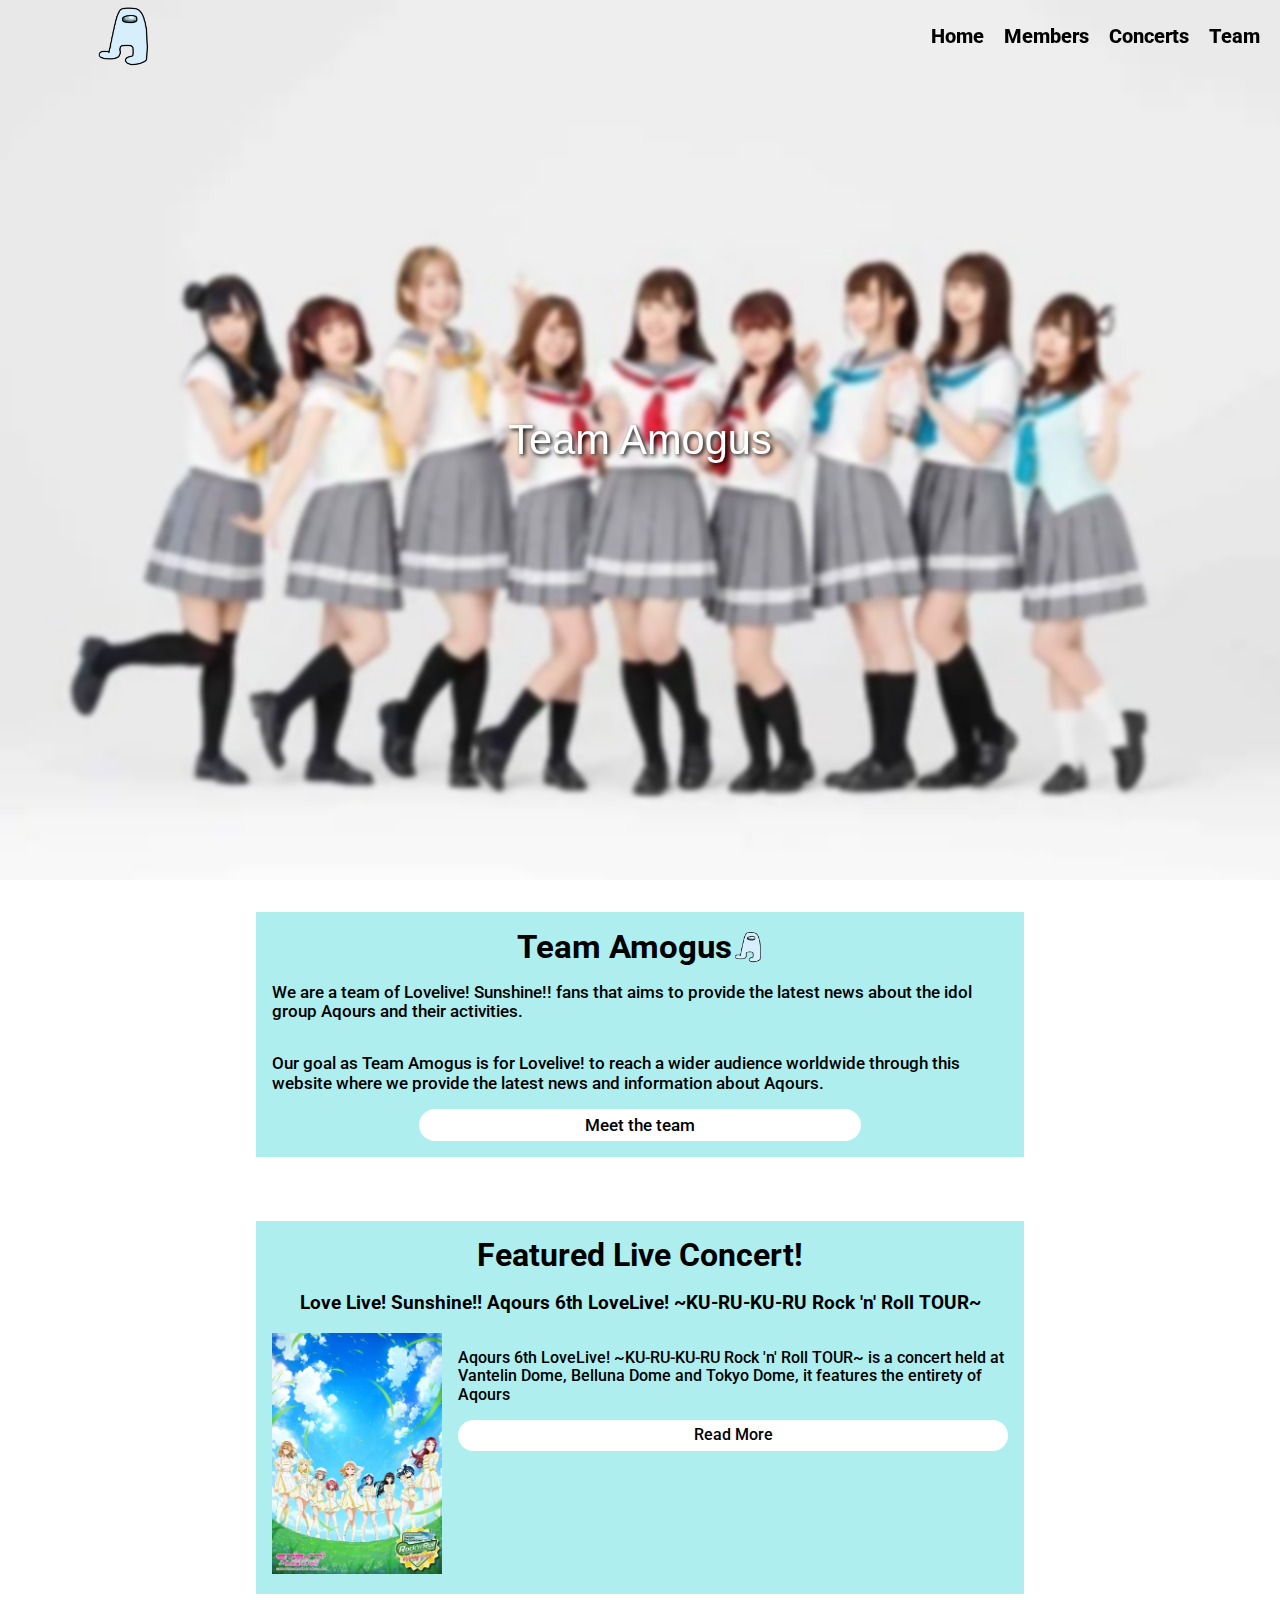
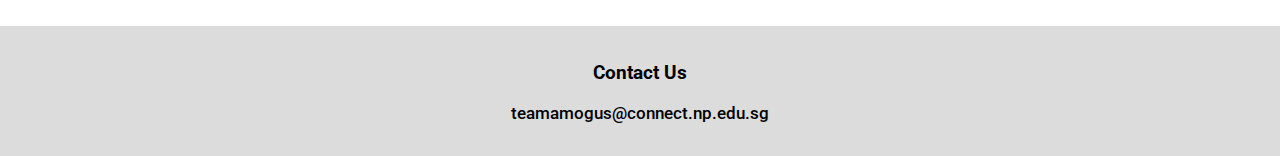
<file: index.html>
<!DOCTYPE html>

<html>
  <head>
    <meta charset="utf-8">
    <title>Jing Xuan's ASG1</title>
    <link rel="stylesheet" href="normalize.css" type="text/css">
    <link rel="stylesheet" href="styles.css" type="text/css" />
    <meta name="viewport" content="width=device-width, initial-scale=1.0" />
    <script src="https://ajax.googleapis.com/ajax/libs/jquery/3.6.0/jquery.min.js"></script>
    <script type="text/javascript" src="Scripts/scroll.js" defer></script>
    <script type="text/javascript" src="Scripts/random.js" defer></script>

    <link rel="preconnect" href="https://fonts.googleapis.com">
    <link rel="preconnect" href="https://fonts.gstatic.com" crossorigin>
    <link href="https://fonts.googleapis.com/css2?family=Roboto:wght@300&display=swap" rel="stylesheet">
  </head>

  <body>
    <section id="header" class="canscroll">
      <div class="logo-container flex fw fh">
        <a class="logo flex" href="index.html"><img src="Media/Amogus.jpg" alt="Team Logo"></a>
      </div>
      <a class="navitem" href="index.html">Home</a>
      <a class="navitem" href="members.html">Members</a>
      <a class="navitem" href="concerts.html">Concerts</a>
      <a class="navitem" href="team.html">Team</a>
    </section>

    <section id="banner">
      <div class="banner-text text-center">Team Amogus</div>
    </section>

    <section id="team-advert-section" class="flex-center">
      <div class="advert flex-center column">
        <div class="advert-header flex-center">
          <h1 class="nomargin ">Team Amogus</h1>
          <img class="fh" id="team-logo" src="Media/Amogus.jpg">
        </div>
          <p class="">We are a team of Lovelive! Sunshine!! fans that aims to 
            provide the latest news about the idol group Aqours and their activities.</p>
          <p class="">Our goal as Team Amogus is for Lovelive! to reach a wider audience worldwide through
            this website where we provide the latest news and information about Aqours.</p>
          <a id="meet-team" class="advert-button text-center" href="team.html">Meet the team</a>
      </div>
    </section>
    <section id="slides" class="index">

      <div class="slide" id="tochange">

        <section id="concert-advert-section" class="flex-center">
          <div class="advert flex-center column">
            <div class="flex">
              <div class="flex column fw aa">
                <h1 class="text-center nomargin">Featured Live Concert!</h1>
                <h3 id="concert-advert-title" class="text-center">
                  Love Live! Sunshine!! Aqours 6th LoveLive! ~KU-RU-KU-RU Rock 'n' Roll TOUR~
                </h3>
                <div class="concert-advert-left flex-center">
                  <div> 
                    <img id="concert-advert-image" class="fw fh" src="Media/concert_images/full/AQ_6TH.webp">
                  </div>
                  <div class="concert-advert-right flex column fh">
                    <p class="" id="concert-advert-text">
                      Aqours 6th LoveLive! ~KU-RU-KU-RU Rock 'n' Roll TOUR~ is a concert held at Vantelin Dome, Belluna Dome and Tokyo Dome, it features the entirety of Aqours
                    </p>
                    <a id="read-more" class="advert-button text-center" href="concerts.html">Read More</a>
                  </div>
                
                </div>
              </div>
            </div>
          </div>
        </section>

      </div>
    </section>
    

    <footer class="text-center">
        <h3>Contact Us</h3>
        <p>teamamogus@connect.np.edu.sg</p>
    </footer>

  </body>
</html>
</file>
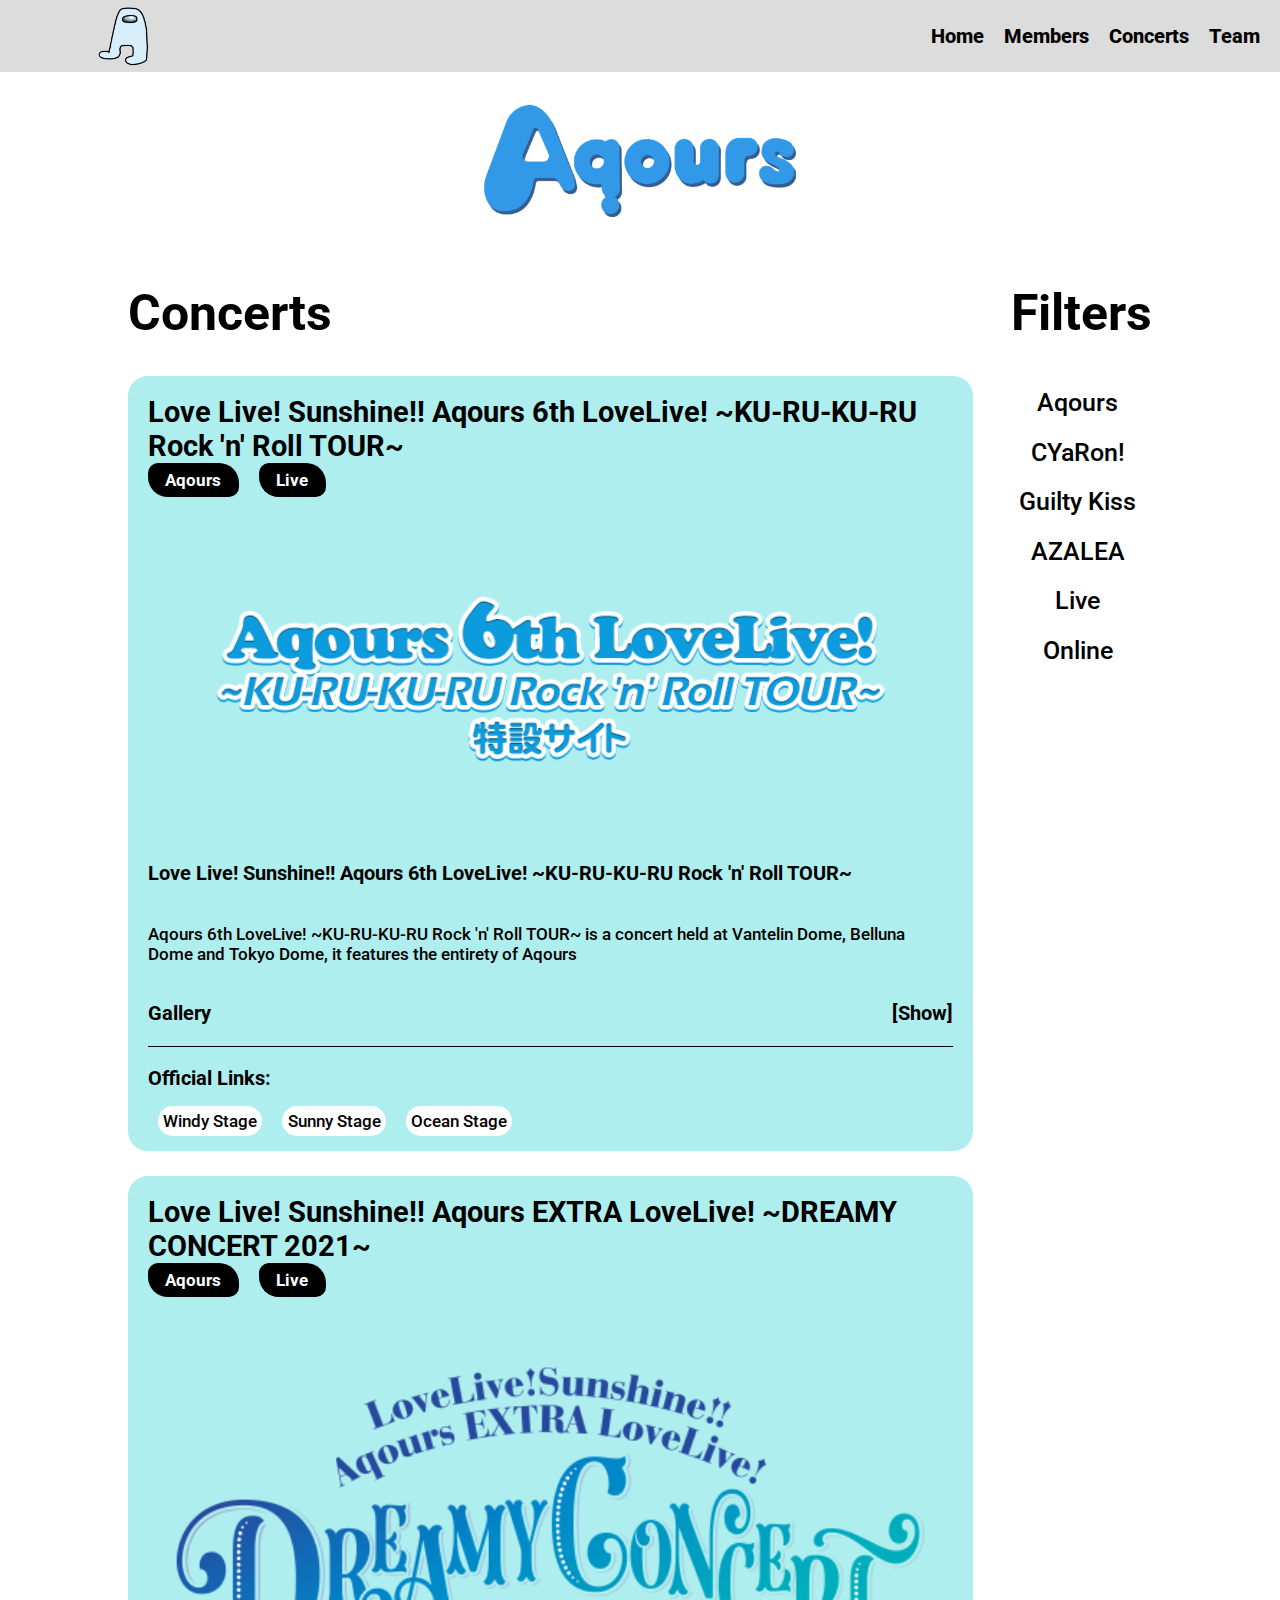
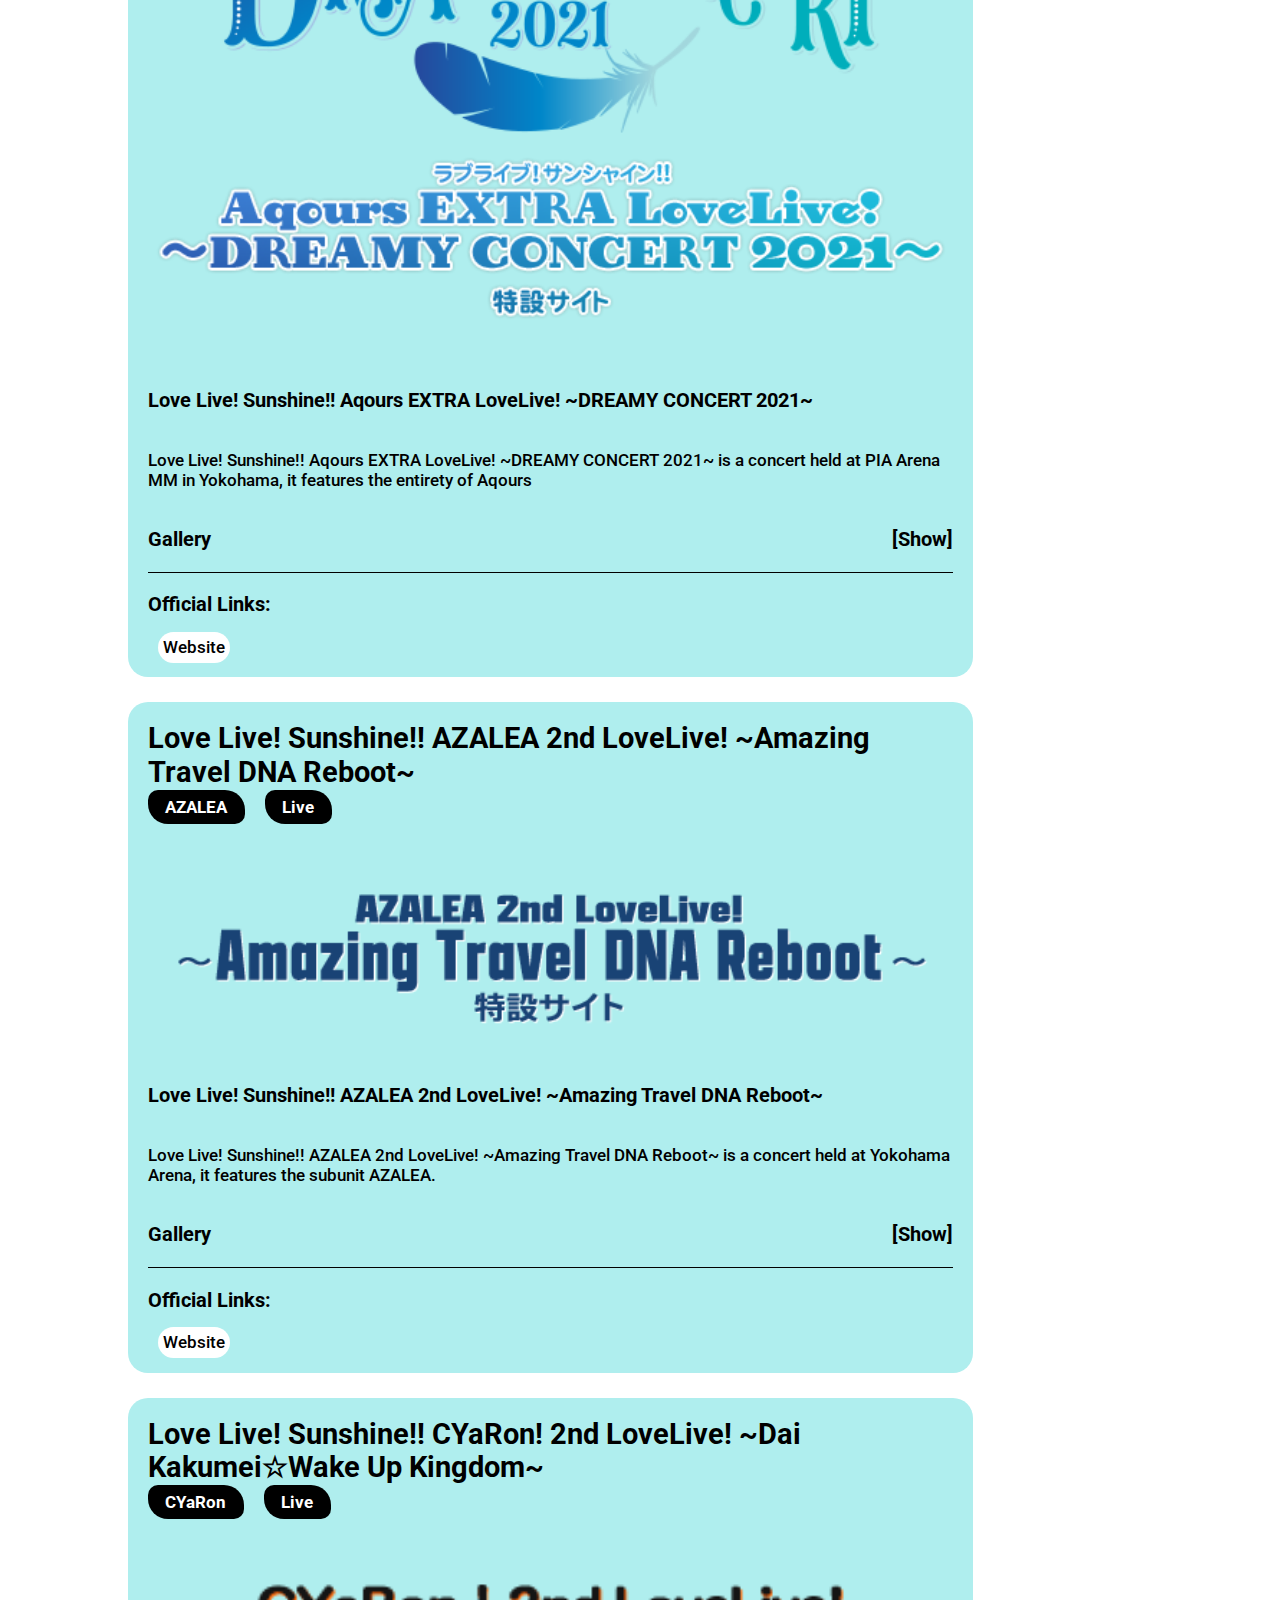
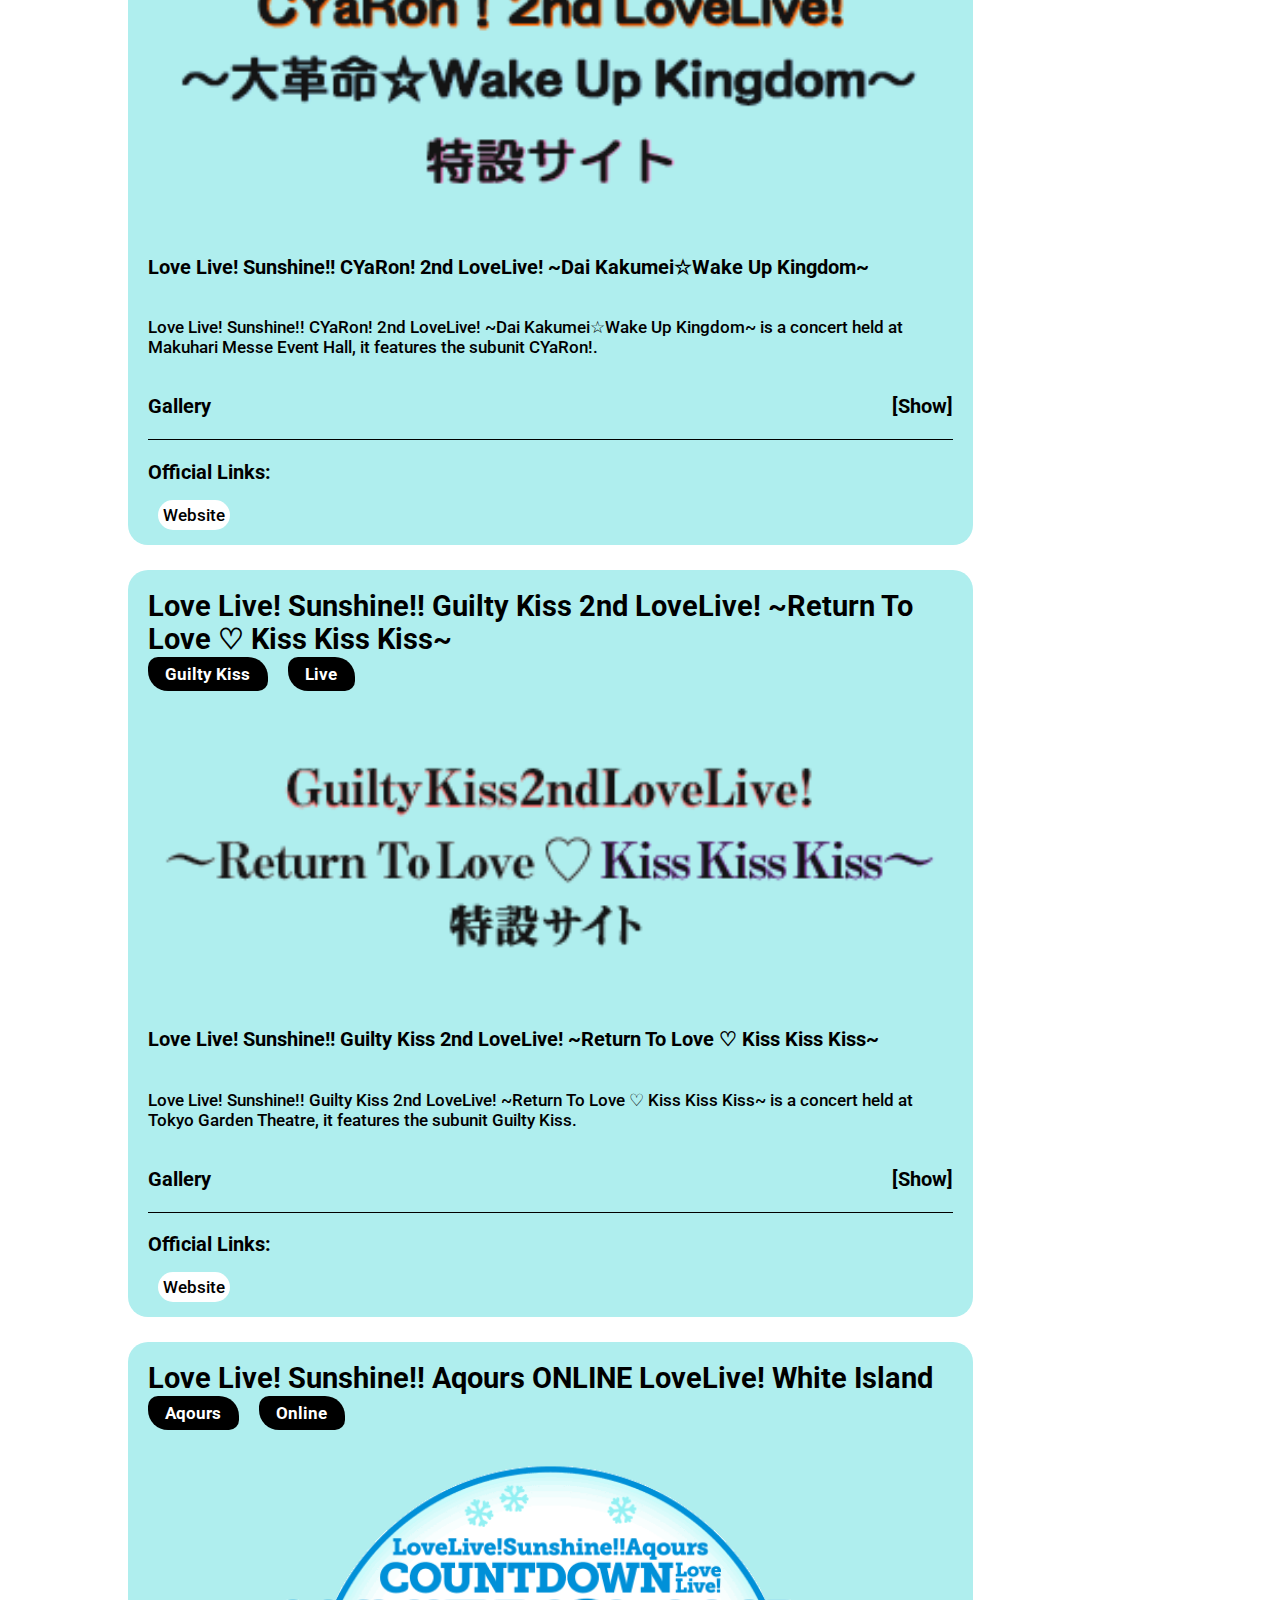
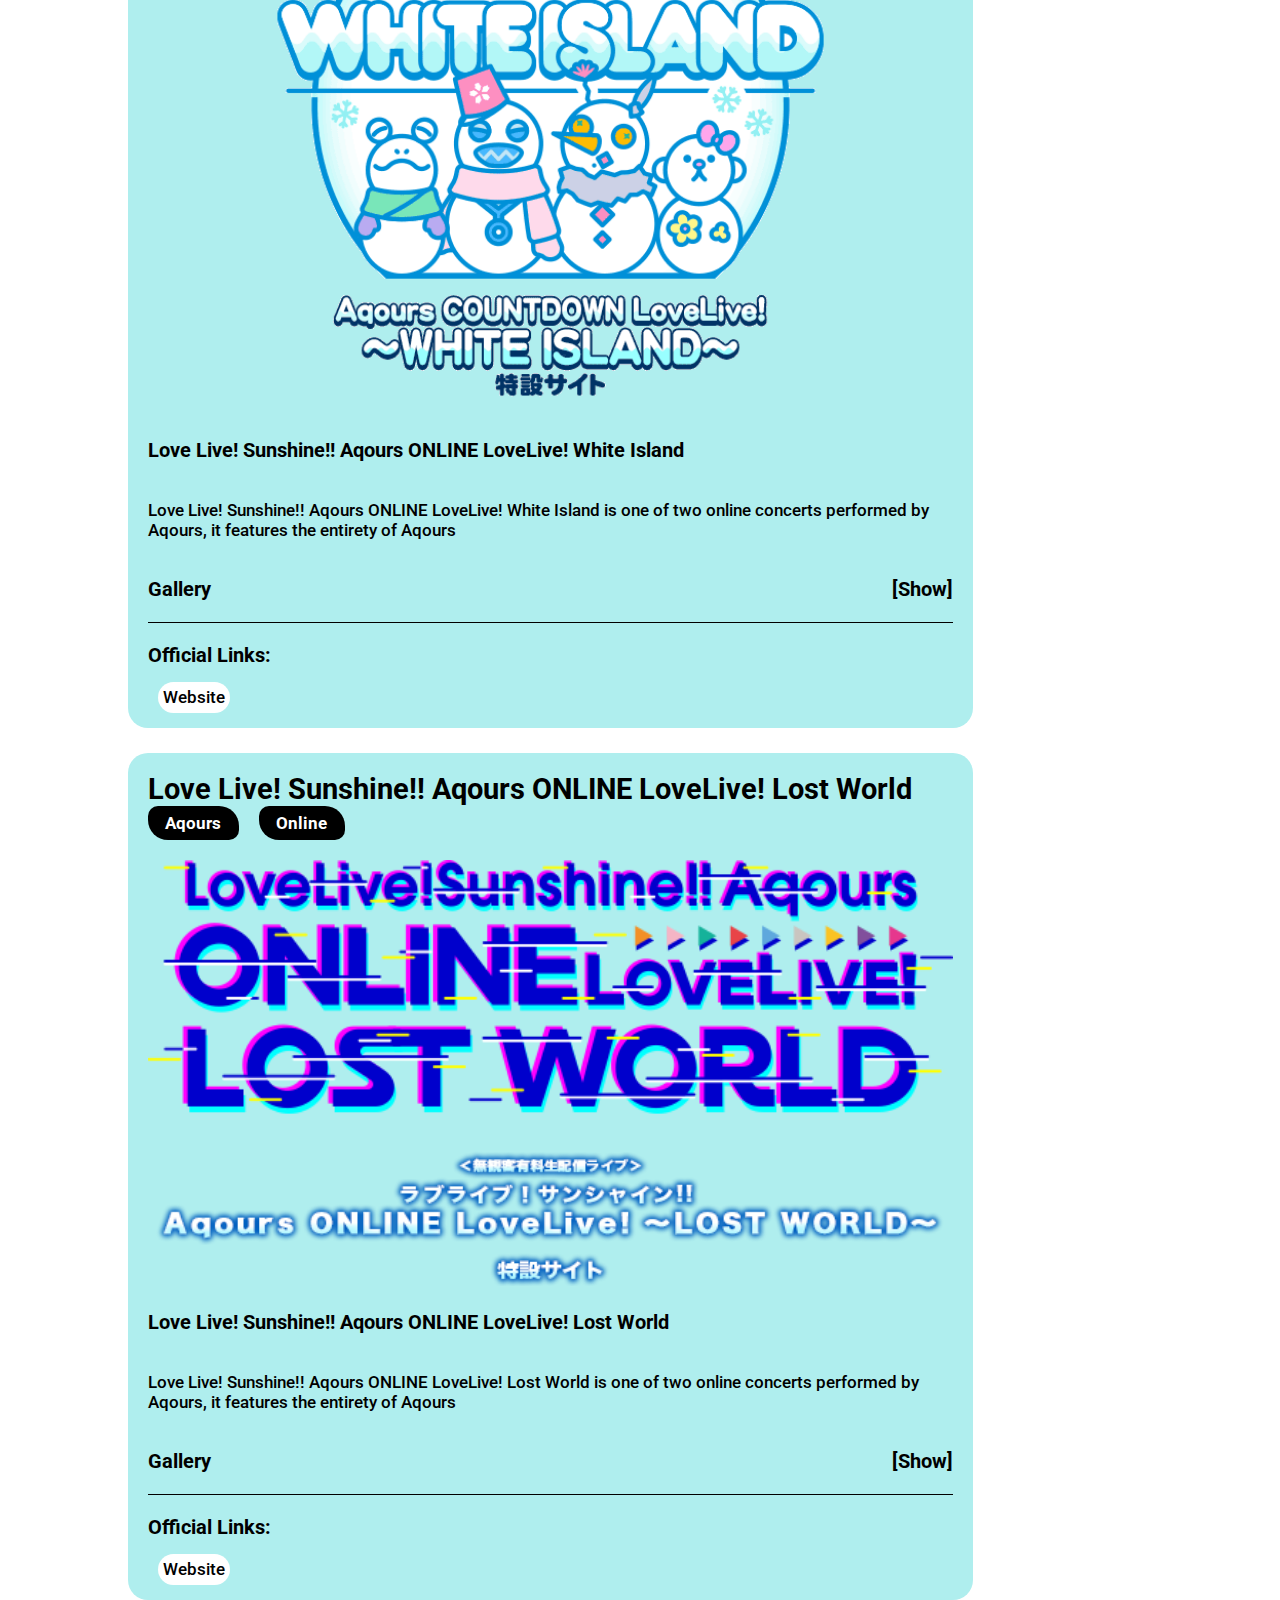
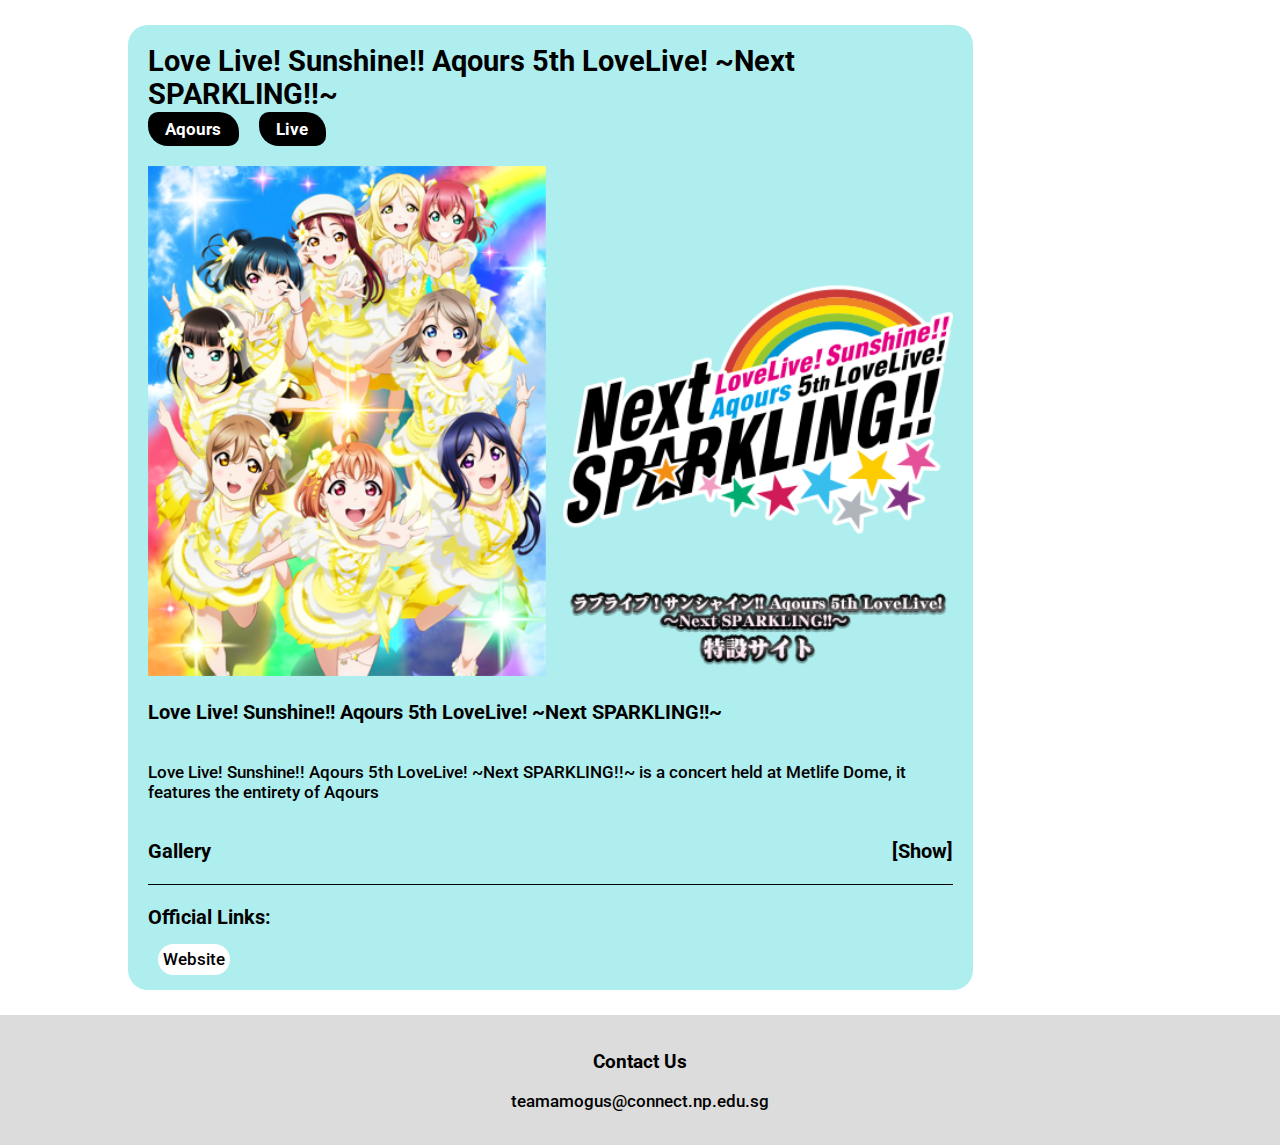
<file: concerts.html>
<!DOCTYPE html>
<html>
  <head>
    <meta charset="utf-8">
    <title>Members</title>
    <link rel="stylesheet" href="normalize.css" type="text/css">
    <link rel="stylesheet" href="styles.css" type="text/css">
    <meta name="viewport" content="width=device-width, initial-scale=1.0">
    <script src="https://ajax.googleapis.com/ajax/libs/jquery/3.6.0/jquery.min.js"></script>
    <script type="text/javascript" src="Scripts/concerts.js" defer></script>
    <script type="text/javascript" src="Scripts/scroll.js" defer></script>

    <link rel="preconnect" href="https://fonts.googleapis.com">
    <link rel="preconnect" href="https://fonts.gstatic.com" crossorigin>
    <link href="https://fonts.googleapis.com/css2?family=Roboto:wght@300&display=swap" rel="stylesheet">
  </head>

  <body>
    <section id="header">
      <div class="logo-container flex fw fh">
        <a class="logo flex" href="index.html"><img src="Media/Amogus.jpg" alt="Team Logo"></a>
      </div>
      <a class="navitem" href="index.html">Home</a>
      <a class="navitem" href="members.html">Members</a>
      <a class="navitem" href="concerts.html">Concerts</a>
      <a class="navitem" href="team.html">Team</a>
    </section>

    <section id="banner" class="concerts">
    </section>

    <section class="concerts-body fw">
      <div class="concerts-body-flexbox flex-center column">
        <div class="concerts-body-section">
          <h1 class="concerts-body-main">Concerts</h1>
          <div class="concerts-body-middle" id="mobile-dropdown">
            <img src="Media/Icons/hamburger.png" alt="Hamburger Icon">
          </div>
          <h1 class="concerts-body-side">Filters</h1>
        </div>

        <div class="concerts-body-section">
          <div class="hidden flex-center column fw" id="mobile-dropdown-container">
            <div class="filter-button" id="aqours-filter">Aqours</div>
            <div class="filter-button" id="cyaron-filter">CYaRon!</div>
            <div class="filter-button" id="guiltykiss-filter">Guilty Kiss</div>
            <div class="filter-button" id="azalea-filter">AZALEA</div>
            <div class="filter-button" id="live-filter">Live</div>
            <div class="filter-button" id="online-filter">Online</div>
          </div>
        </div>

        <div class="concerts-body-section">

          <div class="concerts-body-main" id="concert_list">
            <!-- TEMPLATE -->
            <!-- <div class="post flex column fw">
              <h3 class="post-title nomargin">
                Love Live! Sunshine!! Aqours 6th LoveLive! ~KU-RU-KU-RU Rock 'n' Roll TOUR~
              </h3>
              <div class="post-tags flex">
                <div class="tag aqours-filter">Aqours</div>
                <div class="tag live-filter">Live</div>
              </div>
              <div class="post-body flex column">
                <div class="post-body-image">
                  <img src="Media/concert_images/AQ_6TH.png">
                </div>
                  <h3>Love Live! Sunshine!! Aqours 6th LoveLive! ~KU-RU-KU-RU Rock 'n' Roll TOUR~</h3>
                  <p>Aqours 6th LoveLive! ~KU-RU-KU-RU Rock 'n' Roll TOUR~ is a concert held at 3 locations.</p>
                  <div class="gallery" id="gallery0">
                    <div class="gallery-header flex nomargin" id="header0">
                      <h3 class="gallery-title">Gallery</h3>
                      <h3 class="gallery-button" id="0">[Show]</h3>
                    </div></div>
                    <h3>Official Links:</h3>
                    <div class="support-buttons">
                      <a href="https://www.lovelive-anime.jp/uranohoshi/sp_6thlive_w.php">Windy Stage</a>
                      <a href="https://www.lovelive-anime.jp/uranohoshi/sp_6thlive.php">Sunny Stage</a>
                      <a href="https://www.lovelive-anime.jp/uranohoshi/sp_6thlive.php">Ocean Stage</a>
                    </div>
                  </div>
                </div> -->

          </div>
          <div class="concerts-body-side">
            <div class="filter-button text-center" id="aqours-filter">Aqours</div>
            <div class="filter-button text-center" id="cyaron-filter">CYaRon!</div>
            <div class="filter-button text-center" id="guiltykiss-filter">Guilty Kiss</div>
            <div class="filter-button text-center" id="azalea-filter">AZALEA</div>
            <div class="filter-button text-center" id="live-filter">Live</div>
            <div class="filter-button text-center" id="online-filter">Online</div>
          </div>

        </div>
      </div>
    
    </section>

    <footer class="text-center">
      <h3>Contact Us</h3>
      <p>teamamogus@connect.np.edu.sg</p>
    </footer>
    
  </body>
</html>
</file>
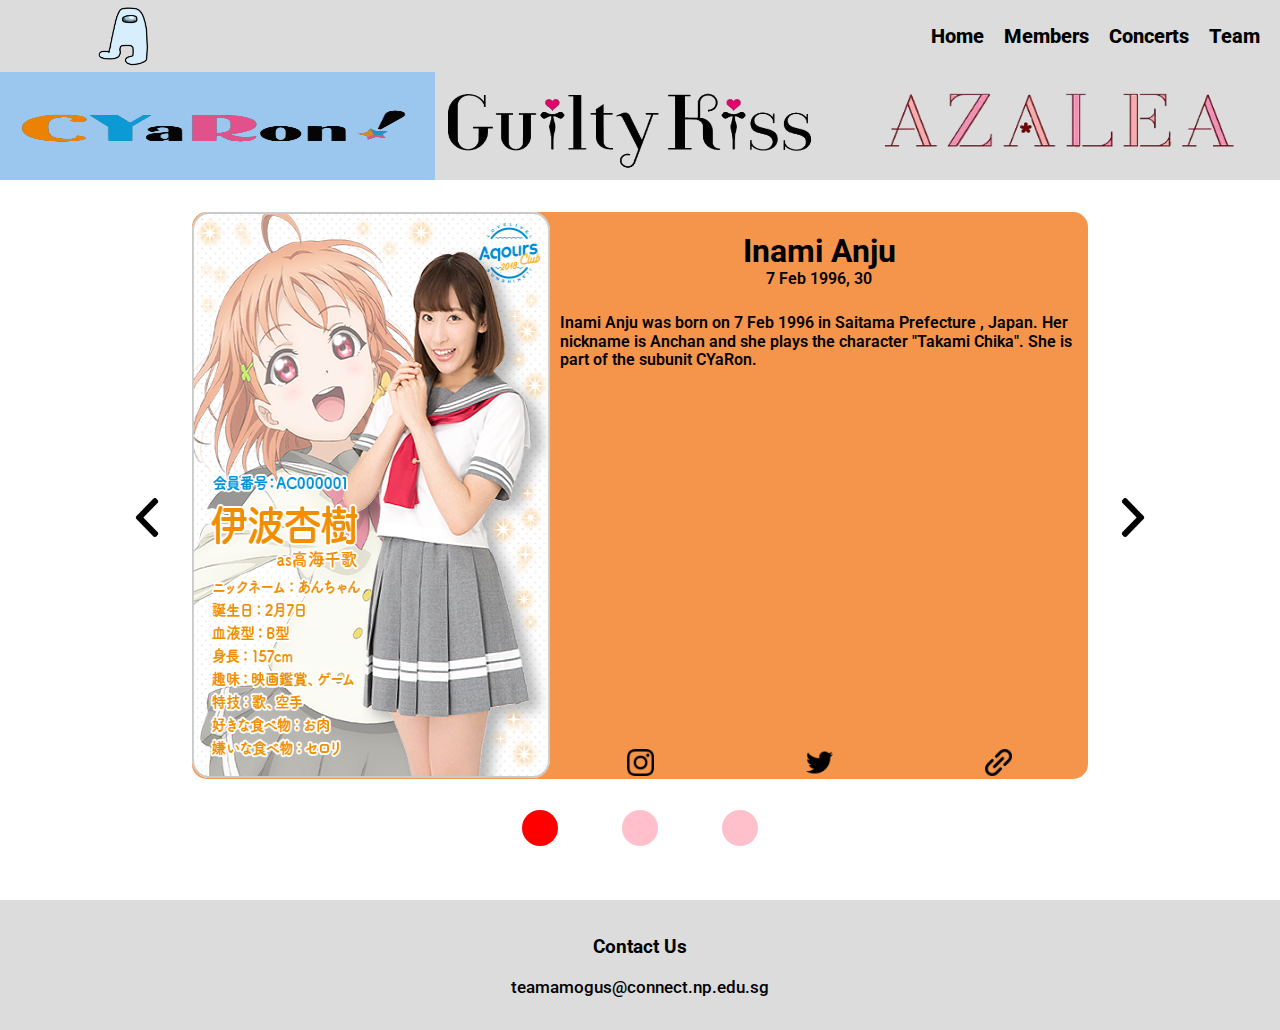
<file: members.html>
<!DOCTYPE html>
<html>
  <head>
    <meta charset="utf-8">
    <title>Members</title>
    <link rel="stylesheet" href="normalize.css" type="text/css">
    <link rel="stylesheet" href="styles.css" type="text/css">
    <meta name="viewport" content="width=device-width, initial-scale=1.0">
    <script src="https://ajax.googleapis.com/ajax/libs/jquery/3.6.0/jquery.min.js"></script>
    <script type="text/javascript" src="Scripts/members.js" defer></script>
    <script type="text/javascript" src="Scripts/scroll.js" defer></script>

    <link rel="preconnect" href="https://fonts.googleapis.com">
    <link rel="preconnect" href="https://fonts.gstatic.com" crossorigin>
    <link href="https://fonts.googleapis.com/css2?family=Roboto:wght@300&display=swap" rel="stylesheet">
  </head>

  <body>
    <section id="header">
      <div class="logo-container flex fw fh">
        <a class="logo flex" href="index.html"><img src="Media/Amogus.jpg" alt="Team Logo"></a>
      </div>
      <a class="navitem" href="index.html">Home</a>
      <a class="navitem" href="members.html">Members</a>
      <a class="navitem" href="concerts.html">Concerts</a>
      <a class="navitem" href="team.html">Team</a>
    </section>

    <section id="subunits">
      <div id="subunit-background"></div>
      <div class="members-group-container flex">

        <div class="members-group-section flex" id='cyaron'>
          <a class="subunit-buttons flex" href="javascript:changeSubunit(cyaron)">
            <img class="subunit-image" src="Media/aqours_images/CYaRon_Logo.webp" alt="CYaRon! Logo"></a>
        </div>

        <div class="members-group-section" id='guilty_kiss'>
          <a class="subunit-buttons flex" href="javascript:changeSubunit(guilty_kiss)">
            <img class="subunit-image" src="Media/aqours_images/Guilty_Kiss_Logo.webp" alt="Guilty Kiss Logo"></a>
        </div>

        <div class="members-group-section" id='azalea'>
          <a class="subunit-buttons flex" href="javascript:changeSubunit(azalea)">
            <img class="subunit-image" src="Media/aqours_images/AZALEA_Logo.webp" alt="AZALEA Logo"></a>
        </div>
        
      </div>
    </section>

    <section id="members">

      <div id="scroll-buttons" class="flex">
        <div id="scroll-buttons-container" class="flex">
          <img id="prev-button" src="Media/Icons/arrow1.png" alt="Previous Member">
          <img id="next-button" src="Media/Icons/arrow2.png" alt="Next Member">
          <!-- <h1 id="prev-button"><b><</b></h1>
          <h1 id="next-button"><b>></b></h1> -->
        </div>
      </div>

      <div id ="slides">

        <div class="slide">
          <div class="member-container fw fh flex-center">
            <div class="member-inner-container flex-center" id="0_background_clr">

              <div class="member-container-left">
                <img class="member-image" id="0_image" src="Media/Amogus.jpg" alt="Member 1">
              </div>

              <div class="member-container-right flex column">
                <div class="member-container-right-mobile flex">
                  <div class="flex column text-center">
                  <h1 id="0_name" class="member-name">You shouldn't be seeing this</h1>
                  <p id="0_birthday" class="member-birthday nomargin">You shouldn't be seeing this</p>
                  </div>
                  <img class="member-image-mobile" id="0_image_mobile" src="Media/Amogus.jpg" alt="Member 1">
                </div>
                
                <p id="0_biography" class="member-biography">You shouldn't be seeing this</p>
                <div id="0_links" class="member-links flex"> 
                  <a id="0_instagram"><img src="Media/Icons/instagram.png" alt="Instagram Icon"></a>
                  <a id="0_twitter"><img src="Media/Icons/twitter.png" alt="Twitter Icon"></a>
                  <a id="0_web"><img src="Media/Icons/link.png" alt="Link Icon"></a>

                </div>
              </div>
            </div>
          </div>
        </div>
        
        <div class="slide">
          <div class="member-container fw fh flex-center">
            <div class="member-inner-container flex-center" id="1_background_clr">

              <div class="member-container-left">
                <img class="member-image" id="1_image" src="Media/Amogus.jpg" alt="Member 2">
              </div>

              <div class="member-container-right flex column">
                <div class="member-container-right-mobile flex">
                  <div class="flex column text-center">
                  <h1 id="1_name" class="member-name">You shouldn't be seeing this</h1>
                  <p id="1_birthday" class="member-birthday nomargin">You shouldn't be seeing this</p>
                  </div>
                  <img class="member-image-mobile" id="1_image_mobile" src="Media/Amogus.jpg" alt="Member 1">
                </div>
                
                <p id="1_biography" class="member-biography">You shouldn't be seeing this</p>
                <div id="1_links" class="member-links flex"> 
                  <a id="1_instagram"><img src="Media/Icons/instagram.png" alt="Instagram Icon"></a>
                  <a id="1_twitter"><img src="Media/Icons/twitter.png" alt="Twitter Icon"></a>
                  <a id="1_web"><img src="Media/Icons/link.png" alt="Link Icon"></a>
       
                </div>
              </div>
            </div>

          </div>
        </div>
        
        <div class="slide">
          <div class="member-container fw fh flex-center">
            <div class="member-inner-container flex-center" id="2_background_clr">

              <div class="member-container-left">
                <img class="member-image" id="2_image" src="Media/Amogus.jpg" alt="Member 3">
              </div>

              <div class="member-container-right flex column">
                <div class="member-container-right-mobile flex">
                  <div class="flex column text-center">
                  <h1 id="2_name" class="member-name">You shouldn't be seeing this</h1>
                  <p id="2_birthday" class="member-birthday nomargin">You shouldn't be seeing this</p>
                  </div>
                  <img class="member-image-mobile" id="2_image_mobile" src="Media/Amogus.jpg" alt="Member 1">
                </div>
                
                <p id="2_biography" class="member-biography">You shouldn't be seeing this</p>
                <div id="2_links" class="member-links flex"> 
                  <a id="2_instagram"><img src="Media/Icons/instagram.png" alt="Instagram Icon"></a>
                  <a id="2_twitter"><img src="Media/Icons/twitter.png" alt="Twitter Icon"></a>
                  <a id="2_web"><img src="Media/Icons/link.png" alt="Link Icon"></a>
     
                </div>
              </div>
            </div>

          </div>
        </div>
      </div>
    </section>
  
    <section id="buttons">
      <button id="left-button"></button>
      <button id="middle-button"></button>
      <button id="right-button"></button>
    </section>

    <footer class="text-center">
      <h3>Contact Us</h3>
      <p>teamamogus@connect.np.edu.sg</p>
    </footer>

  </body>
</html>
</file>
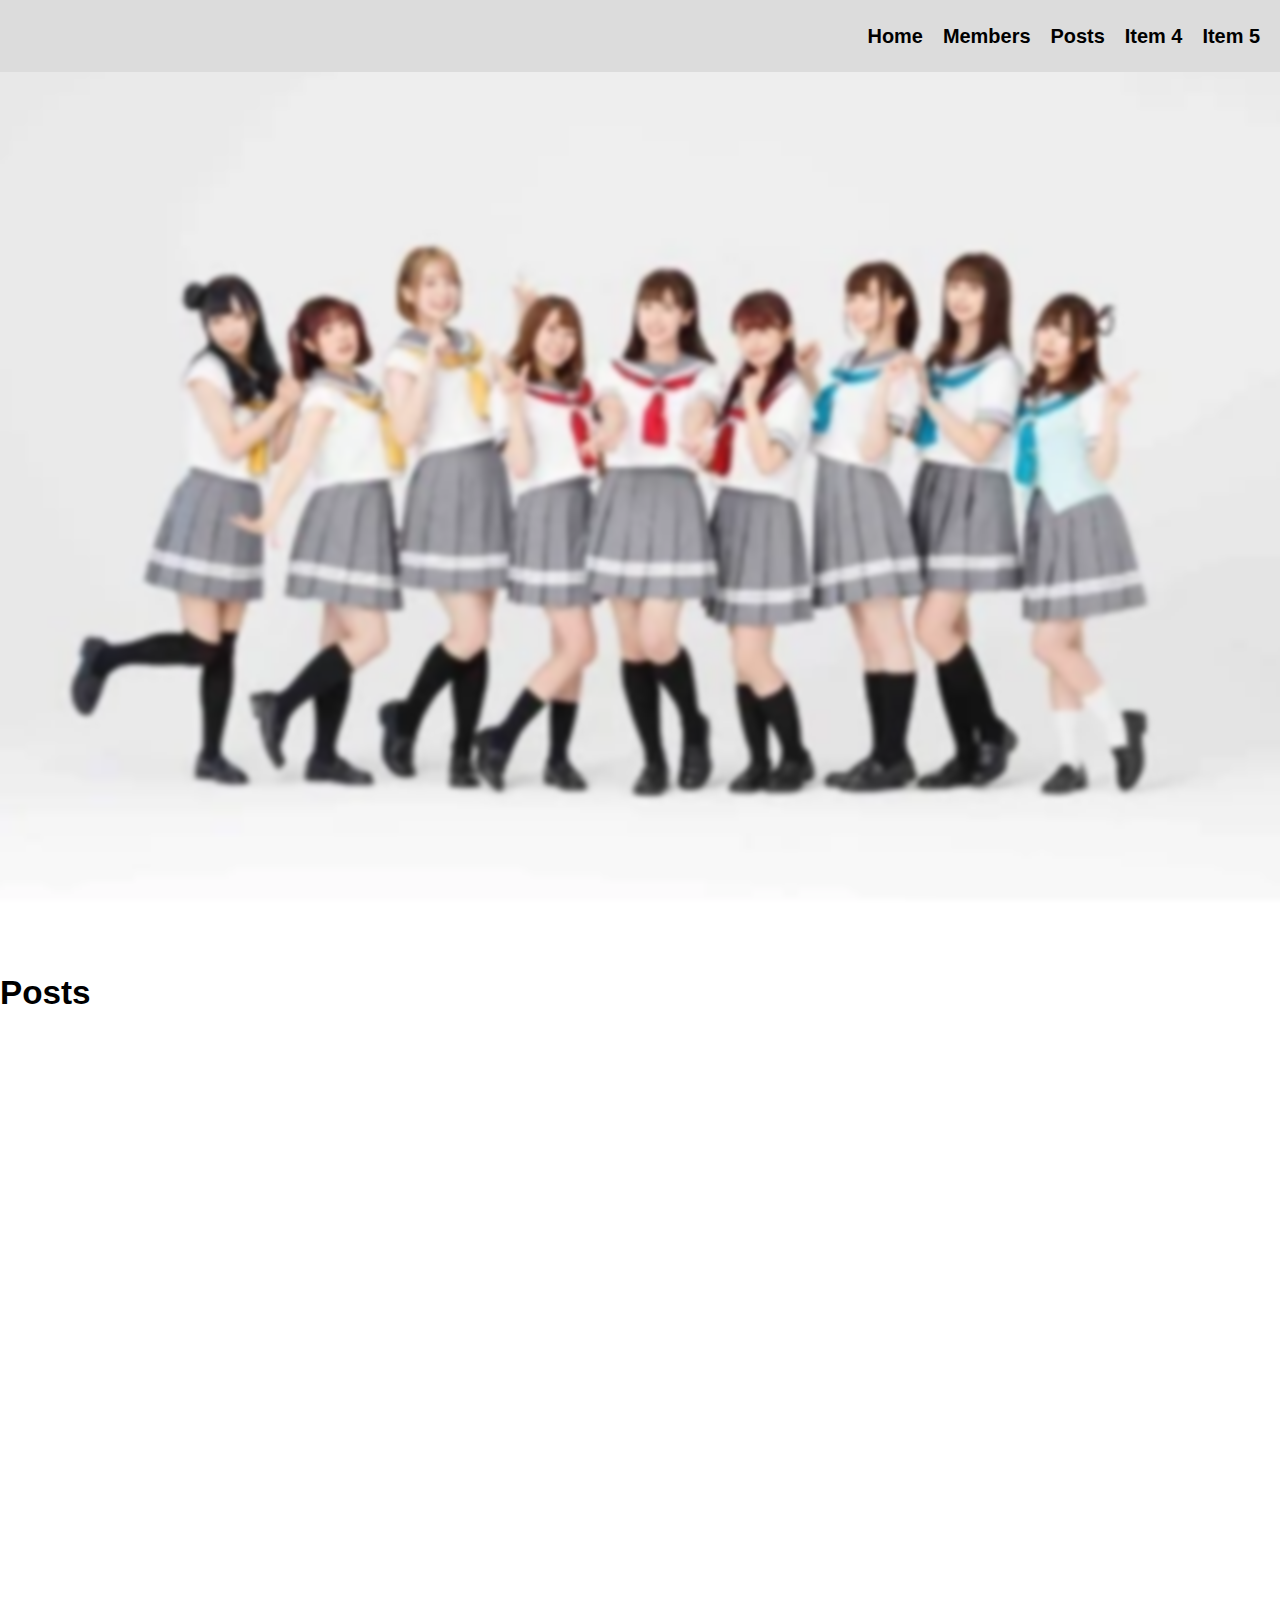
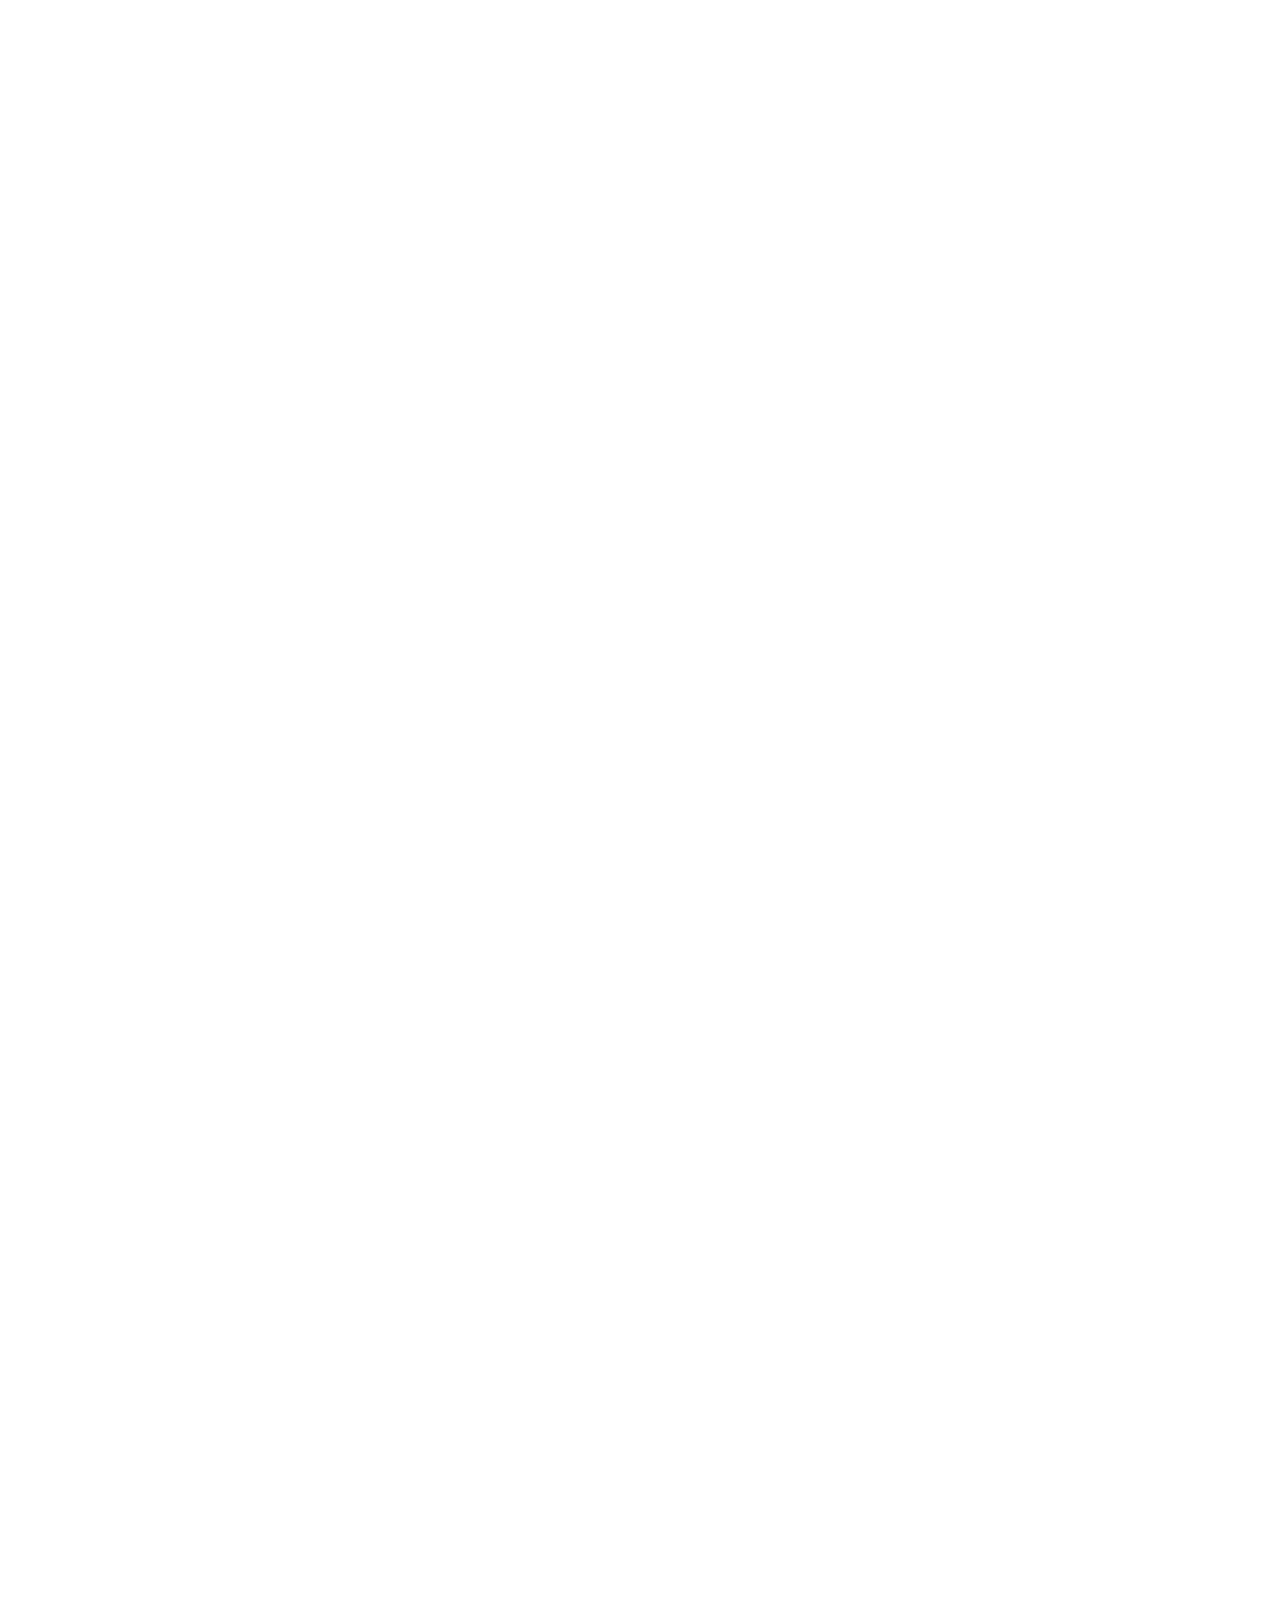
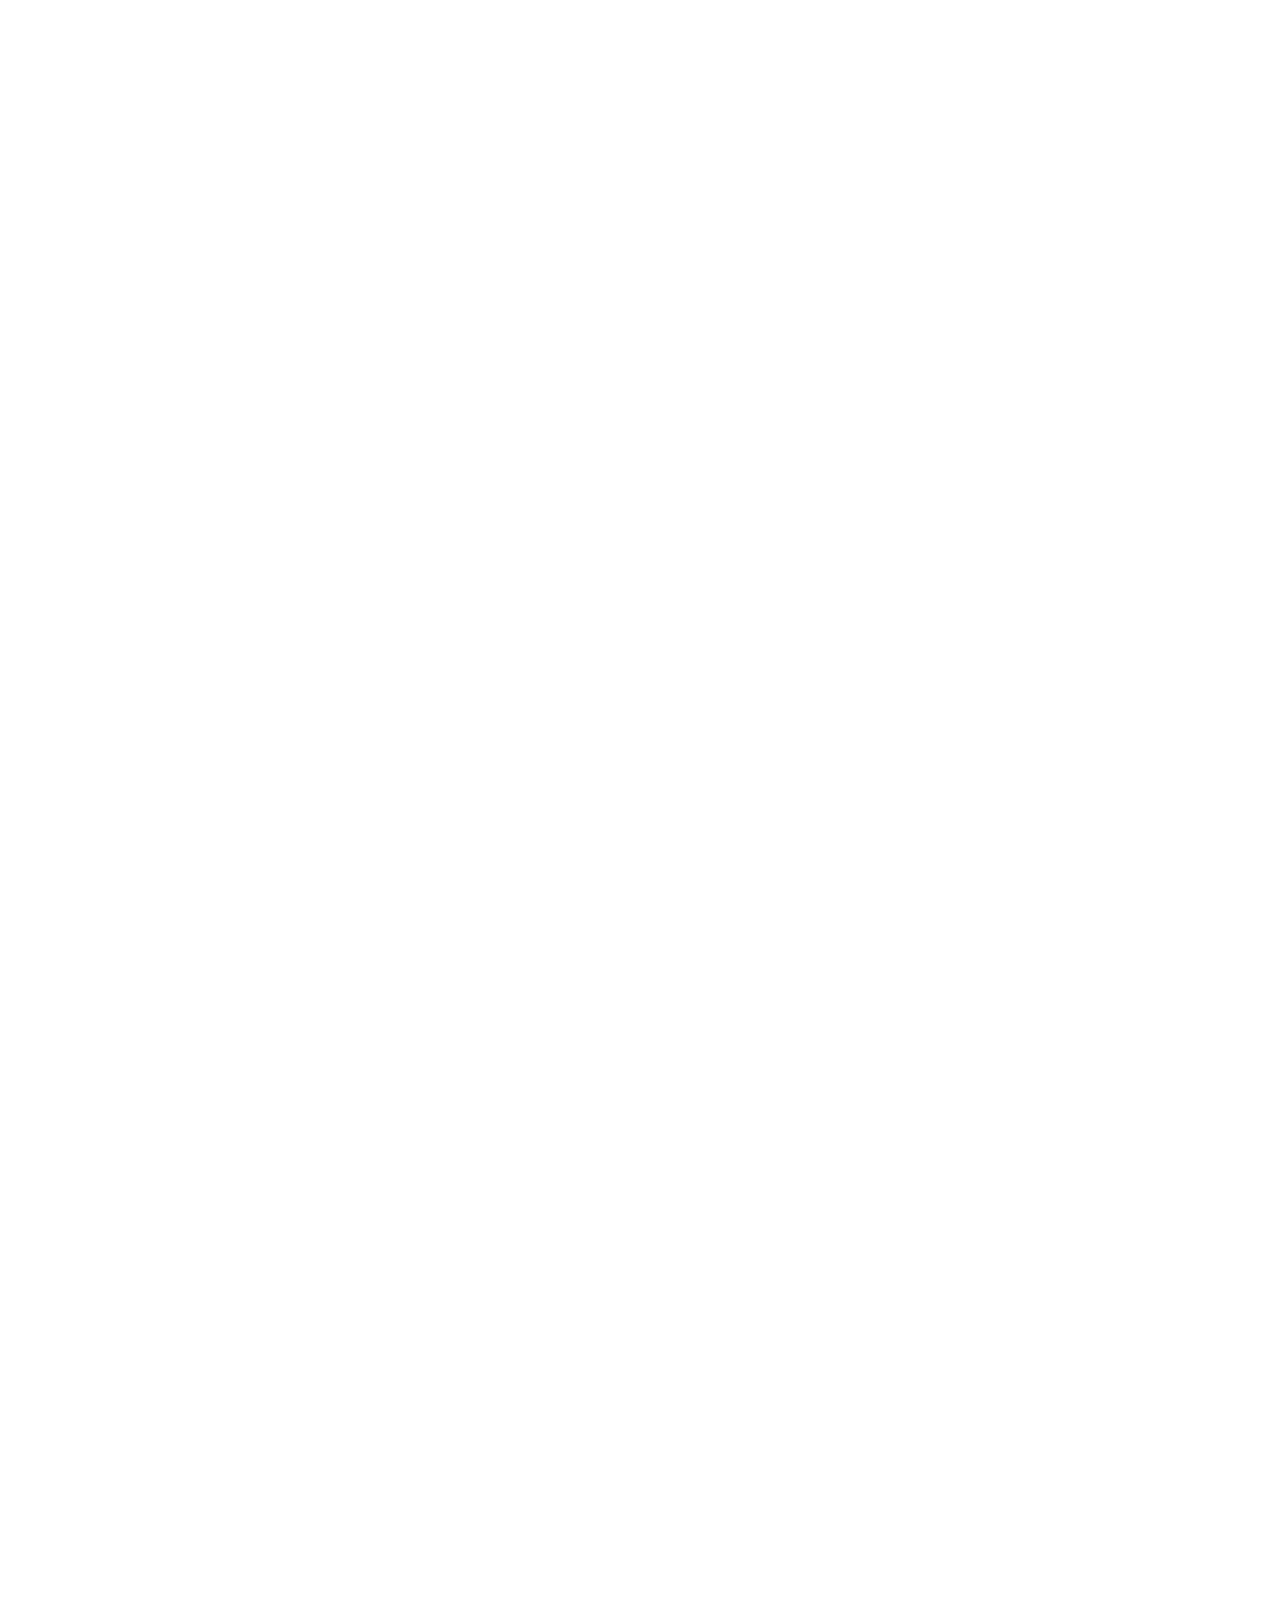
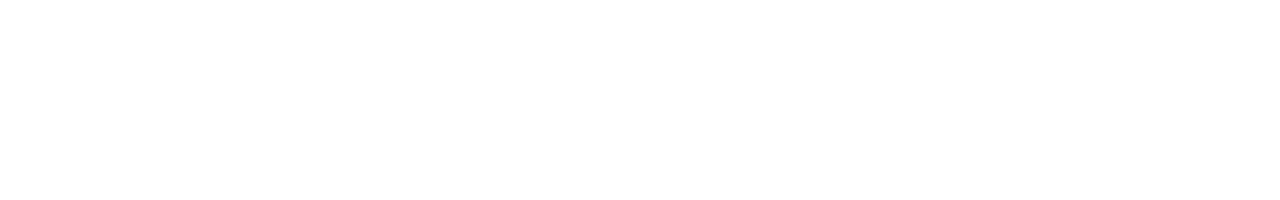
<file: posts.html>
<!DOCTYPE html>
<html>
  <head>
    <title>Members</title>
    <link rel="stylesheet" href="styles.css" type="text/css">
    <meta name="viewport" content="width=device-width, initial-scale=1.0">
    <script src="https://ajax.googleapis.com/ajax/libs/jquery/3.6.0/jquery.min.js"></script>
    <script type="text/javascript" src="Scripts/members.js" defer></script>
    <script type="text/javascript" src="Scripts/scroll.js" defer></script>
  </head>

  <body  style="height:5000px;">
    <section id="header">
      <!-- <a class="bigbutton" href="">Hello</a> -->
      <a class="navitem" href="index.html">Home</a>
      <a class="navitem" href="members.html">Members</a>
      <a class="navitem" href="posts.html">Posts</a>
      <a class="navitem" href="">Item 4</a>
      <a class="navitem" href="">Item 5</a>
    </section>

    <section id="banner" class="downsized">
      <div class="banner-text"></div>
    </section>

    <section class="page-body">
      <div class="page-body-header">
        <h1>Posts</h1>
      </div>
    </section>

  </body>
</html>
</file>
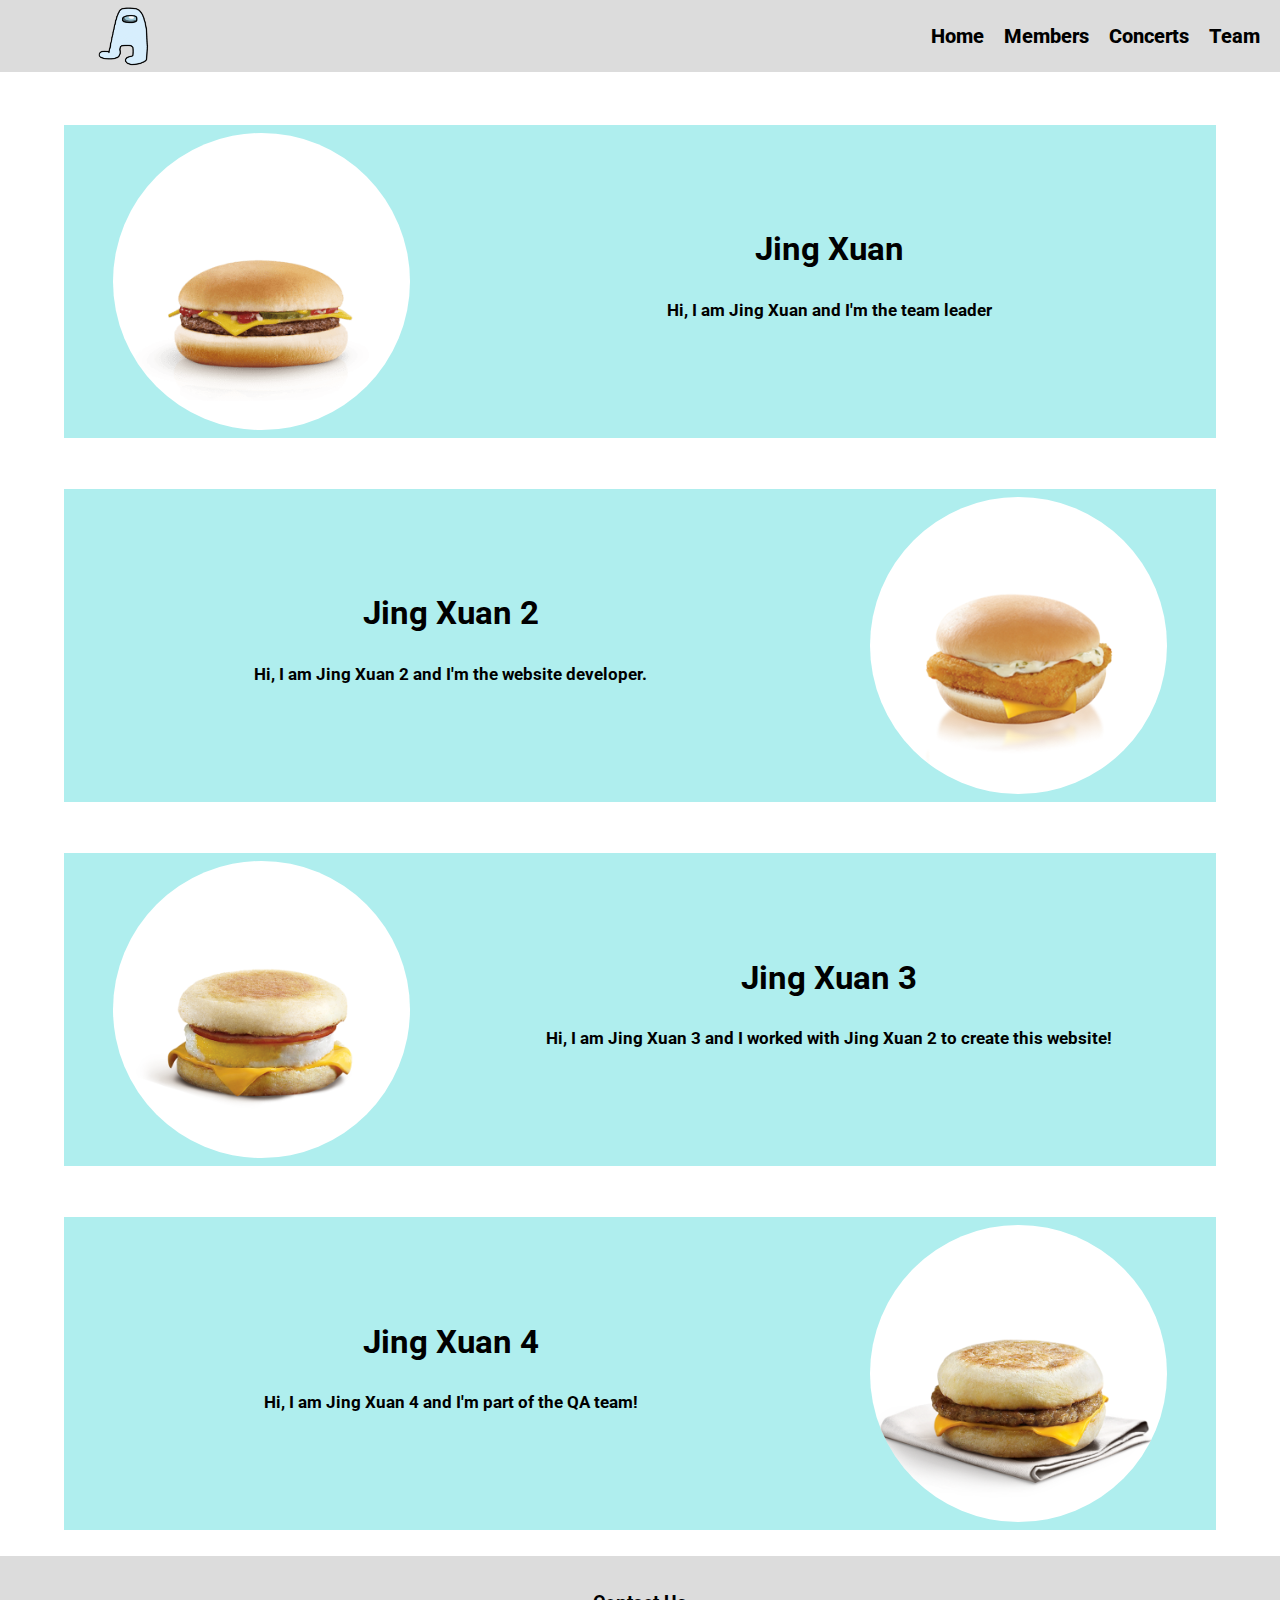
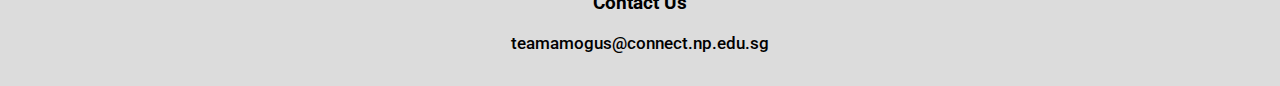
<file: team.html>
<!DOCTYPE html>

<html>
  <head>
    <meta charset="utf-8">
    <title>Jing Xuan's ASG1</title>
    <link rel="stylesheet" href="normalize.css" type="text/css">
    <link rel="stylesheet" href="styles.css" type="text/css" />
    <meta name="viewport" content="width=device-width, initial-scale=1.0" />
    <script src="https://ajax.googleapis.com/ajax/libs/jquery/3.6.0/jquery.min.js"></script>
    <script type="text/javascript" src="Scripts/scroll.js" defer></script>

    <link rel="preconnect" href="https://fonts.googleapis.com">
    <link rel="preconnect" href="https://fonts.gstatic.com" crossorigin>
    <link href="https://fonts.googleapis.com/css2?family=Roboto:wght@300&display=swap" rel="stylesheet">
  </head>

  <body>
    <section id="header">
      <div class="logo-container flex fw fh">
        <a class="logo flex" href="index.html"><img src="Media/Amogus.jpg" alt="Team Logo"></a>
      </div>
      <a class="navitem" href="index.html">Home</a>
      <a class="navitem" href="members.html">Members</a>
      <a class="navitem" href="concerts.html">Concerts</a>
      <a class="navitem" href="team.html">Team</a>
    </section>

    <section id="banner" class="team">
    </section>

    <section id="team-container" class="flex-center column">

        <div class="team-member-inner flex-center">
            <div class="team-member-left flex">
                <img class="team-member-image fw fh" src="Media/team-icons/cheeseburger.png" alt="Team Member Logo">
            </div>
            <div class="team-member-right flex-center column">
                <h1>Jing Xuan</h1>
                <h4>Hi, I am Jing Xuan and I'm the team leader</h4>
            </div>  
        </div>

        <div class="team-member-inner flex-center">
          <div class="team-member-right flex-center column">
              <h1>Jing Xuan 2</h1>
              <h4>Hi, I am Jing Xuan 2 and I'm the website developer.</h4>
          </div>  
          <div class="team-member-left flex">
            <img class="team-member-image fw fh" src="Media/team-icons/Filet-O-Fish.png" alt="Team Member Logo">
          </div>
        </div>

        <div class="team-member-inner flex-center">
          <div class="team-member-left flex">
              <img class="team-member-image fw fh" src="Media/team-icons/EggMcMuffin.png" alt="Team Member Logo">
          </div>
          <div class="team-member-right flex-center column">
              <h1>Jing Xuan 3</h1>
              <h4>Hi, I am Jing Xuan 3 and I worked with Jing Xuan 2 to create this website!</h4>
          </div>  
        </div>  

        <div class="team-member-inner flex-center">
          <div class="team-member-right flex-center column">
              <h1>Jing Xuan 4</h1>
              <h4>Hi, I am Jing Xuan 4 and I'm part of the QA team!</h4>
          </div>  
          <div class="team-member-left flex">
            <img class="team-member-image fw fh" src="Media/team-icons/SausageMcMuffin.png" alt="Team Member Logo">
          </div>
        </div>

    </section>

    <footer class="text-center">
      <h3>Contact Us</h3>
      <p>teamamogus@connect.np.edu.sg</p>
    </footer>

  </body>
</html>
</file>
<file: styles.css>
* {
    box-sizing: border-box;
}

html {
    max-width: 100%;
    overflow-x: hidden
}

body{
    margin: 0;
    padding: 0;
    font-weight: 500;
    max-width: 100%;
    overflow: hidden;
    font-family: Roboto, sans-serif;
    font-size: 1.3vmax
}

a {
    text-decoration: none;
}

a:visited {
    text-decoration: none;
}


/* Navigation Bar */
#header {

    z-index: 100;
    width:100%;
    min-height:8vh;
    display: flex;
    justify-content:flex-end;
    align-items: center;
    background-color: gainsboro;
    transition: background-color .3s linear;
}

#header.canscroll {
    position: fixed;
    top: 0;
    background-color: transparent;
}


#header.active-header {
    background-color: gainsboro;
}

.navitem {
    font-size: 120%;
    font-weight: 800;
    padding-right: 1em;
    color: black;
}

.navitem:visited {
    color: black;
}

.logo {
    padding-left: 10%;
}

.logo img {
    max-height: 7vh;
}

/* Hero Images */

#banner {
    height: calc(100vh - 20px);

    background-image: url("Media/aqours_images/Aqours_artist_photo.jpg"); 
    background-repeat: no-repeat;
    background-size: cover;
    background-position: center center;
    background-attachment: fixed;
}

#banner.concerts {
    background-image: url("Media/aqours_images/Aqours_Logo.webp");
    background-attachment: scroll;
    background-size: contain;
    height: 20vh;
}

#banner.team {
    background-image: url("");
    height: 3vh;
    background-attachment: scroll;
    background-size: cover;
    background-repeat: no-repeat;
}

.banner-text {
    display: flex;
    justify-content: center;
    align-items: center;
    width:100%;
    height: 100%;
    font-size: 250%;
    font-family:'Segoe UI', Tahoma, Geneva, Verdana, sans-serif;
    color: white;
    text-shadow: 2px 2px 4px #000000;
    backdrop-filter: blur(2px);

}

/* INDEX.HTML - Main Body */

#team-advert-section,
#concert-advert-section {
    margin: 2rem 0 2rem 0;
}

#concert-advert-section {
    white-space: normal;
    position: relative;
}

.advert {
    padding: 1rem;
    background-color: paleturquoise;
    width: 60%;
    height: 100%
}

.advert > * {
    width: 100%;
}

.advert-header {
    margin: 0 auto
}


#team-logo {
    width: 2rem;
    height: 2rem;
    border-radius: 10px;
    
}

.advert-button {
    position: relative;
    top: 0;
    width: 60%;
    padding: .4rem;
    color: #000000;
    background-color: white;
    border-radius: 30px;
    margin: auto auto 0 auto;
    transition: top .2s linear;
}

.advert-button:hover {
    top:-4px;
    background-color: turquoise;
}

#meet-team {
    margin: auto auto 0 auto;
    width: 60%
}

#read-more {
    margin: 0 auto 0 auto
}

.concert-advert-right {
    margin-left: 1rem;
}

/* MEMBERS.HTML Subunit picker */

#subunits {
    width: 100%;
    background-color: gainsboro;
}

.members-group-container {
    width: 100%;
    height: 12vh;
    
}

.members-group-section {
    flex: 1 1 0;
    justify-content: center;
}

.subunit-buttons {
    justify-content: center;
    cursor: default;
}

.members-group-section * {
    width: 95%;
    height: 100%;
}

#subunit-background {
    background-color: rgb(155, 199, 238);
    height: 12vh;
    width: 34%;
    position: absolute;
    left: 0%;
    z-index: 1;
    transition: all linear 0.3s;
}

.subunit-image {
    z-index: 2;
}

/* MEMBERS.HTML - Members carousell/slides */

#members {
    width: 100%;
    height: 70vh;
}

#slides{  
    position: relative;
    overflow: hidden;
    width: 100%;
    height: 70vh;
    white-space: nowrap;
    font-size: 0;
    /* font-size:0 to get rid of spaces between inline-blocks, important.(setting bg-color here won't work i've tried) */
  }

.slide{
    position: relative;
    display: inline-block;
    width: 100%;
    height: 100%;
    margin: 0;
    font-size: 16px;
}

#slides.index {
    height: 100%;
}

.member-inner-container {
    width: min(70%, 1000px);
    height:90%;
    background-color: gainsboro;
    border-radius: 15px;
}

.member-container-left ,
.member-image,
.member-container-right {
    height: 100%;
    display: flex;
}

.member-image {
    width: 100%;
}

.member-image-mobile {
    display: none;
    width: 17vw;
}


.member-container-left {
    flex: 40%
}

.member-container-right {
    flex: 60%;
}

.member-container-right * {
    margin-bottom: 0;
}

.member-biography {
    padding:10px;
    flex:80%;
    white-space: normal;
    font-weight: 600;
}

.member-birthday {
    font-weight: 600;
}

.member-links a {
    height: 30px;
    flex: 1;
    padding: 0 9px 3px 9px;
    display: flex;
    justify-content: center;    
}

.member-links a img {
    height: 100%;
    width: auto;
}


.member-scroll-button-container {
    flex: 5;
    display: none;
    align-items: center;
    justify-content: space-between
}

.member-scroll-button-container img {
    height: 20px;
    width: 30px;
}

/* MEMBERS.HTML - Members carousell navigation buttons */

#buttons {
    display: flex;
    justify-content: center;
    padding: 0 0 10vh 0;
    height: 10vh;
}

#buttons button {
    background-color: pink;
    border:0;
    border-radius: 20px;
    padding:2vh;
    margin: 0 2rem 0 2rem;
    z-index: 100;   
}

#buttons button.active {
    background-color: red; 
}

#scroll-buttons {
    height: 0;
    justify-content: center;
}

#scroll-buttons-container {
    height: 75vh;
    width: 80%;
    justify-content: space-between;
    align-items: center;
}

#prev-button , #next-button{
    width: 3vw;
    height: 3vw;
    z-index: 100;
}

/* CONCERTS.HTML - Page Layout */

.concerts-body-section {
    display: flex;
    width: 80%;
    font-size: 150%;

}

.concerts-body-main {
    flex: 3;
    width: 100%;
}

.concerts-body-middle {
    flex: 1;
    display: none;
}

.concerts-body-middle img {
    max-width:2em;
}

.concerts-body-side {
    margin-left: 30px;
    flex-direction: column;
}

#mobile-dropdown-container {
    box-shadow: 2px 2px 10px 0px rgba(0,0,0,0.2);
    margin-bottom: 1rem;
}

.filter-button {
    background-color: rgb(255, 255, 255);;
    border-radius: 20px;
    padding: .5rem 1rem .5rem 1rem;
    margin: .3rem 0 .3rem 0;
    transition: background-color 0.1s linear;
}

.filter-button.active {
    background-color: rgb(155, 199, 238);
}

/* CONCERT.HTML - Individual Posts css  */

.post {
    background-color: paleturquoise;
    margin: 0 0 1em 0;
    padding: 20px;
    border-radius: 20px;
}

.tag {
    background-color: black;
    border-radius: 10px 20px 10px 20px;
    margin: 0 20px 0 0px;
    
    font-size: 70%;
    padding: .4em 1em .4em 1em;

    color: white;
    font-weight: bold;
}

.post-body {
    font-size: 70%;
}

.post-body-image {
    margin: 20px 0 0 0;
}


.support-buttons a {
    background-color: white;
    padding: .3em;
    border-radius: 20px;
    margin: 0 10px 0 10px;
    
    text-decoration: none;
    color: black;
}

.support-buttons a:hover {
    background-color: bisque;
}

.support-buttons a:visited {
    text-decoration: none;
    color: black;
}

.gallery-header {
    border-bottom: 1px black solid;
    
    justify-content: space-between;
}

.gallery-item {
    margin: 20px 0 0 0
}

/* TEAM.HTML */


.team-member-inner {
    margin: 2%;
    padding: .5rem;
    background-color: paleturquoise;
    width: 90%;
}

.team-member-left {
    flex: 1;
    justify-content: center;
}

.team-member-right {
    flex: 2;
    height: 100%;
}

.team-member-right h1 {
    padding: .3em .5em .3em .5em;
    border-radius: 10px;
    margin: 0
}

.team-member-image {
    background-color: white;
    border-radius: 50%;
    position: relative;
    top: 0;
    transition: top 0.7s ease;
    max-width: 33vh;
    max-height: 33vh;
}

.team-member-image:hover {
    top: -3px
}

/* GLOBAL  */

.flex {
    display: flex;
}

.flex-center {
    display: flex;
    justify-content: center;
    align-items: center;
}

.text-center {
    text-align: center;
    width: 100%;
}

.column {
    flex-direction: column;
}

.hidden {
    display: none;
}

.fw {
    width: 100%;
}

.fh {
    height: 100%;
}

.nomargin {
    margin:0 ;
}

.nopadding {
    padding: 0;
}

/* FOOTER  */

footer {
    padding: 1em;
    background-color: gainsboro;
}

/* MEDIA QUERIES */

@media only screen and (max-width:1000px) {
    .member-inner-container {
        width: 90%;
    }
    #scroll-buttons {
        display: none;
    }
    .member-scroll-button-container {
        display: flex;
    }
    .concerts-body-middle {
        flex: 1;
        display: flex;
        align-items: center;
        justify-content: flex-end;
    }
    .concerts-body-side {
        display: none;
    }
    .concerts-body {
        font-size: calc(1vw + 12px);
    }
    .concerts-body-section {
        width: 90%;
        font-size: 100%;
    }
}

@media only screen and (max-width:680px) {
    .gallery iframe {
        width: 100%;
        height: 100%;
        aspect-ratio: 16/9;
    }
    .member-image,
    .member-container-left{
        display: none;
    }
    .member-image-mobile {
        display: flex;
    }
    #concert-advert-section img {
        display: none;
    }

}

@media only screen and (max-width:500px) {
    .logo-container {
        display: none;
    }
    #header {
        justify-content: space-around;
    }
    .navitem {
        padding: 0;
    }
}
</file>
